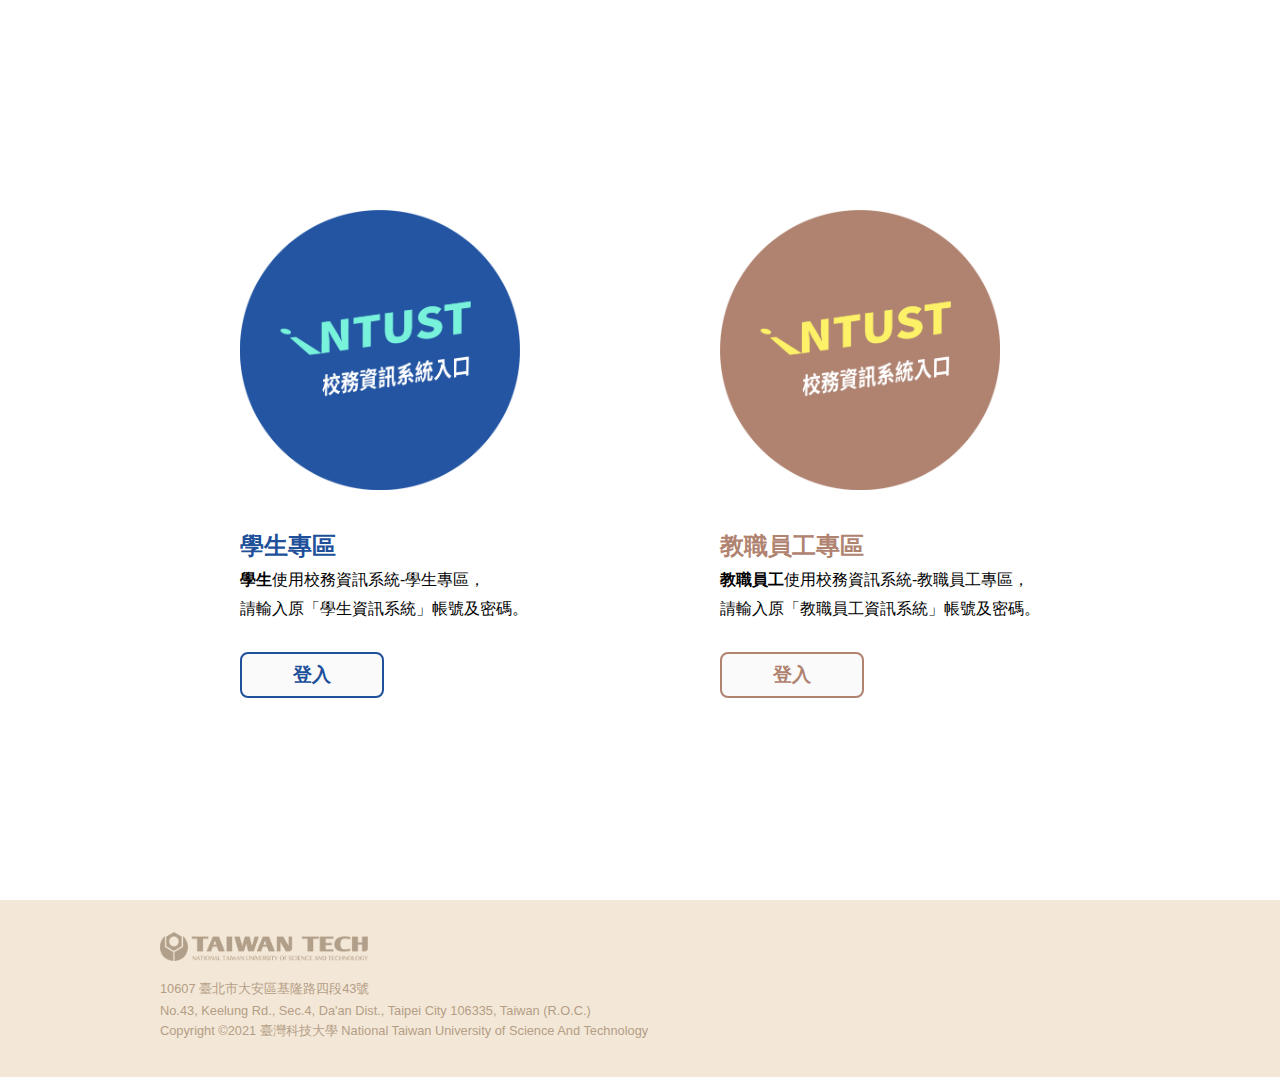
<file: 學校資訊系統-登入口/Index.html>
<!DOCTYPE html>
<html>
    <head>
        <title>學校資訊系統-登入口</title>
        <meta name="viewport" content="width= device-width, initial-scale=1">
        <meta charset="UTF-8">
        <link rel="stylesheet" href="css/style.css">
    </head>
    <body>
        <div class="wrapper">
            <div class="content">
                <div class="box">
                    <div class="image-box box-width">
                        <img class="box-image" src="images/pic-03.png">
                    </div>               
                    <h1 class="box-title box-width student">
                        學生專區
                    </h1>
                    <p class="box-text box-width"><b>學生</b>使用校務資訊系統-學生專區，</p>
                    <p class="box-text box-width">請輸入原「學生資訊系統」帳號及密碼。</p>
                    
                    <div class="box-width button-box">
                        <button class="box-button student">登入</button>
                    </div>               
                </div>
                <div class="box">
                    <div class="image-box box-width">
                        <img class="box-image" src="images/pic-04.png">
                    </div>        
                    <h1 class="box-title box-width staff">
                        教職員工專區
                    </h1>
                    <p class="box-text box-width"><b>教職員工</b>使用校務資訊系統-教職員工專區，</p>
                    <p class="box-text box-width">請輸入原「教職員工資訊系統」帳號及密碼。</p>
                    
                    <div class="box-width button-box">
                        <button class="box-button staff">登入</button>
                    </div>               
                </div>
            </div>
        </div>
        <footer>
            <div class="footer-box">
                <img class="footer-image" src="images/taiwan-tech.png">
                <div class="footer-text">
                    <p>10607 臺北市大安區基隆路四段43號</p>
                    <p>No.43, Keelung Rd., Sec.4, Da'an Dist., Taipei City 106335, Taiwan (R.O.C.)</p>
                    <p>Copyright ©2021 臺灣科技大學 National Taiwan University of Science And Technology</p>
                </div>
            </div>
        </footer>
    </body>
</html>
</file>
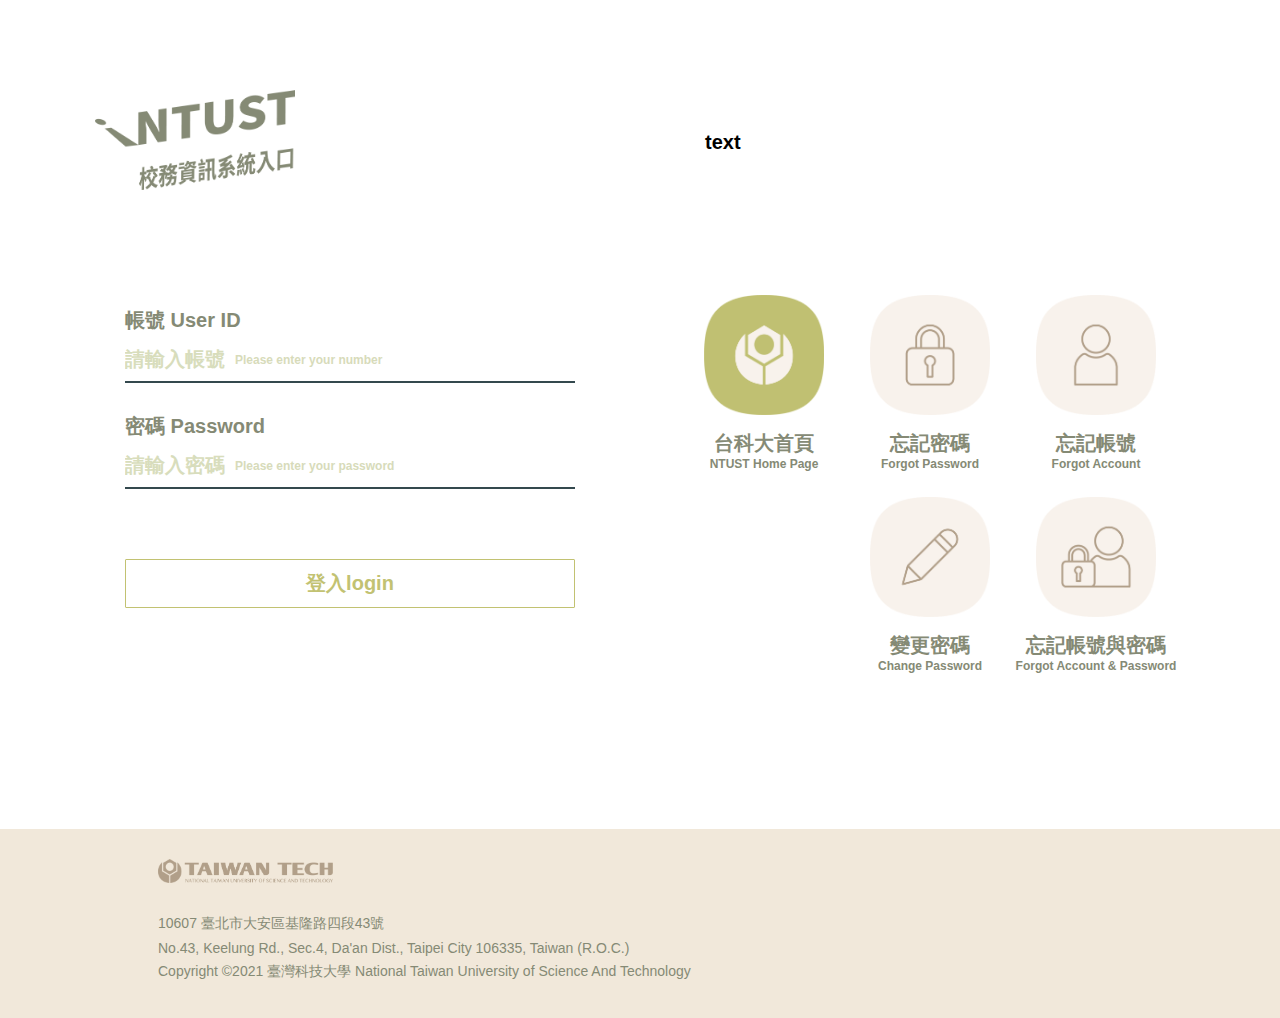
<file: loginPage/loginPage.html>
<!DOCTYPE html>
<html>
    <head>
        <title>登入頁</title>
        <meta charset="UTF-8">
        <meta name="viewport" content="width=device-width, initial-scale=1">
        <link rel="stylesheet" type="text/css" href="css/style.css">
    </head>
    <body>
        <div class="wrapper">
            <header class="header">
                <div class="brand">
                    <img class="logo" src="image/intust.png" alt="台灣科技大學校屋資訊登入口">
                </div>
                <div class="blank">
                    <div>
                        text
                    </div>      
                </div>
            </header>
            
            <div class="boxes">
                <div class="loginbox">
                    <div class="login">
                        <p>帳號 User ID</p>
                        <label>                           
                            <input class="inputbox" placeholder="請輸入帳號">
                            <span class="input-eng-translation left-5word">Please enter your number</span>
                        </label>
                    </div>
                    <div class="login">
                        <p>密碼 Password</p>
                        <label>                       
                            <input type="password" class="inputbox" placeholder="請輸入密碼">
                            <span class="input-eng-translation left-5word">Please enter your password</span>
                        </label>
                    </div>     
                    <button>登入login</button>
                </div>
            
                <div class="buttonbox">
                    <div class="buttongroup">
                        <a class="button">
                            <img class="buttonimage" src="image/ntust.png">
                            <p class="color-C0C072">
                                台科大首頁
                                <span>NTUST Home Page</span>
                            </p>
                        </a>
                        <a class="button">
                            <img class="buttonimage-blank">
                        </a>
                    </div>
                    <div class="buttongroup">
                        <a class="button">
                            <img class="buttonimage" src="image/forgot-password.png">
                            <p>
                                忘記密碼
                                <span>Forgot Password</span>
                            </p>
                        </a>
                        <a class="button">
                            <img class="buttonimage" src="image/change-password.png">
                            <p>
                                變更密碼
                                <span>Change Password</span>
                            </p>
                        </a>
                    </div>
                    <div class="buttongroup">
                        <a class="button">
                            <img class="buttonimage" src="image/forgot-account.png">
                            <p>
                                忘記帳號
                                <span>Forgot Account</span>
                            </p>
                        </a>
                        <a class="button">
                            <img class="buttonimage" src="image/forgot-account_password.png">
                            <p>
                                忘記帳號與密碼
                                <span>Forgot Account & Password</span>
                            </p>
                        </a>
                    </div>                
                </div>
            </div>
        </div>

        <footer class="footer">
            <div class="footer-info">
                <img src="image/taiwan-tech.png">
                <p>10607 臺北市大安區基隆路四段43號</p>
                <p>No.43, Keelung Rd., Sec.4, Da'an Dist., Taipei City 106335, Taiwan (R.O.C.)</p>
                <p>Copyright ©2021 臺灣科技大學 National Taiwan University of Science And Technology</p>
            </div>
        </footer>
        <div class="footer-sm">
            <div class="footer-info-sm">
                <img src="image/taiwan-tech.png">
                <p>Copyright ©2021 臺灣科技大學</p>
            </div>
        </div>

        <script src="js/loginPage.js"></script>
    </body>
</html>
</file>
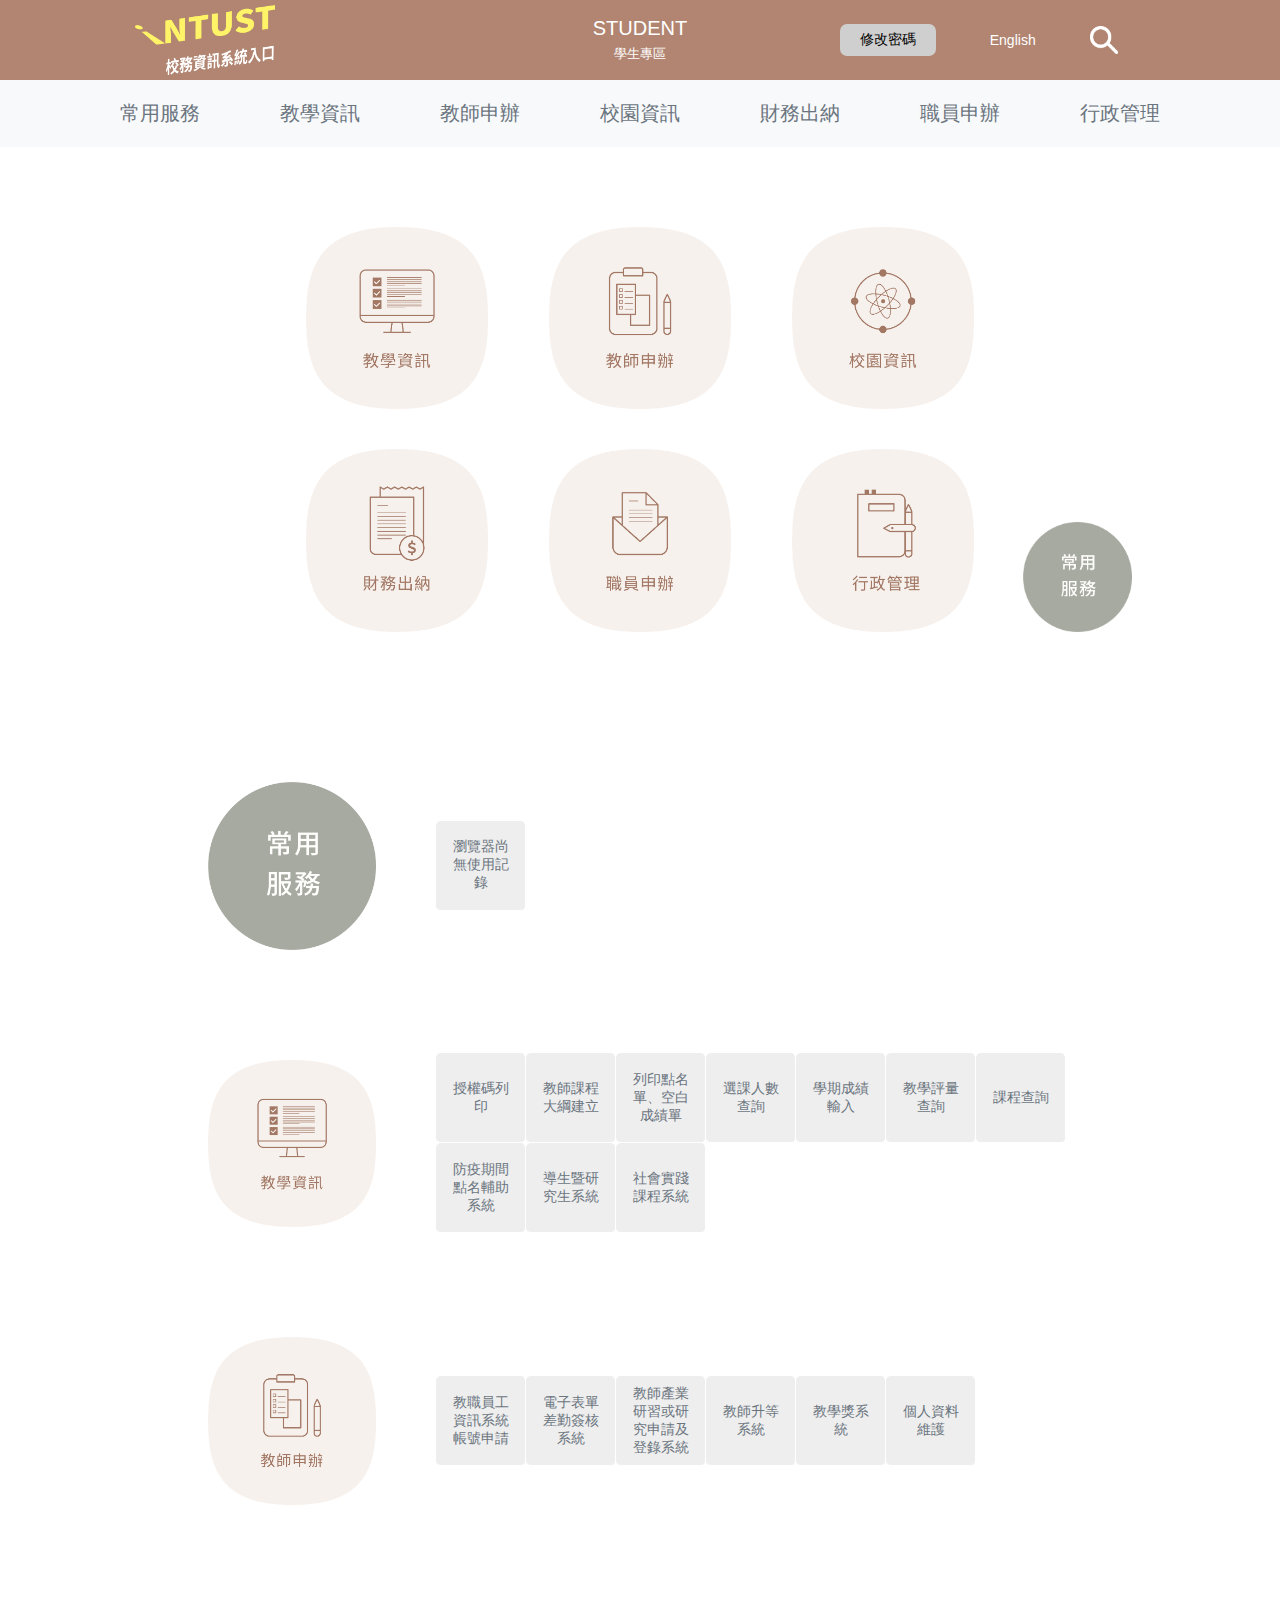
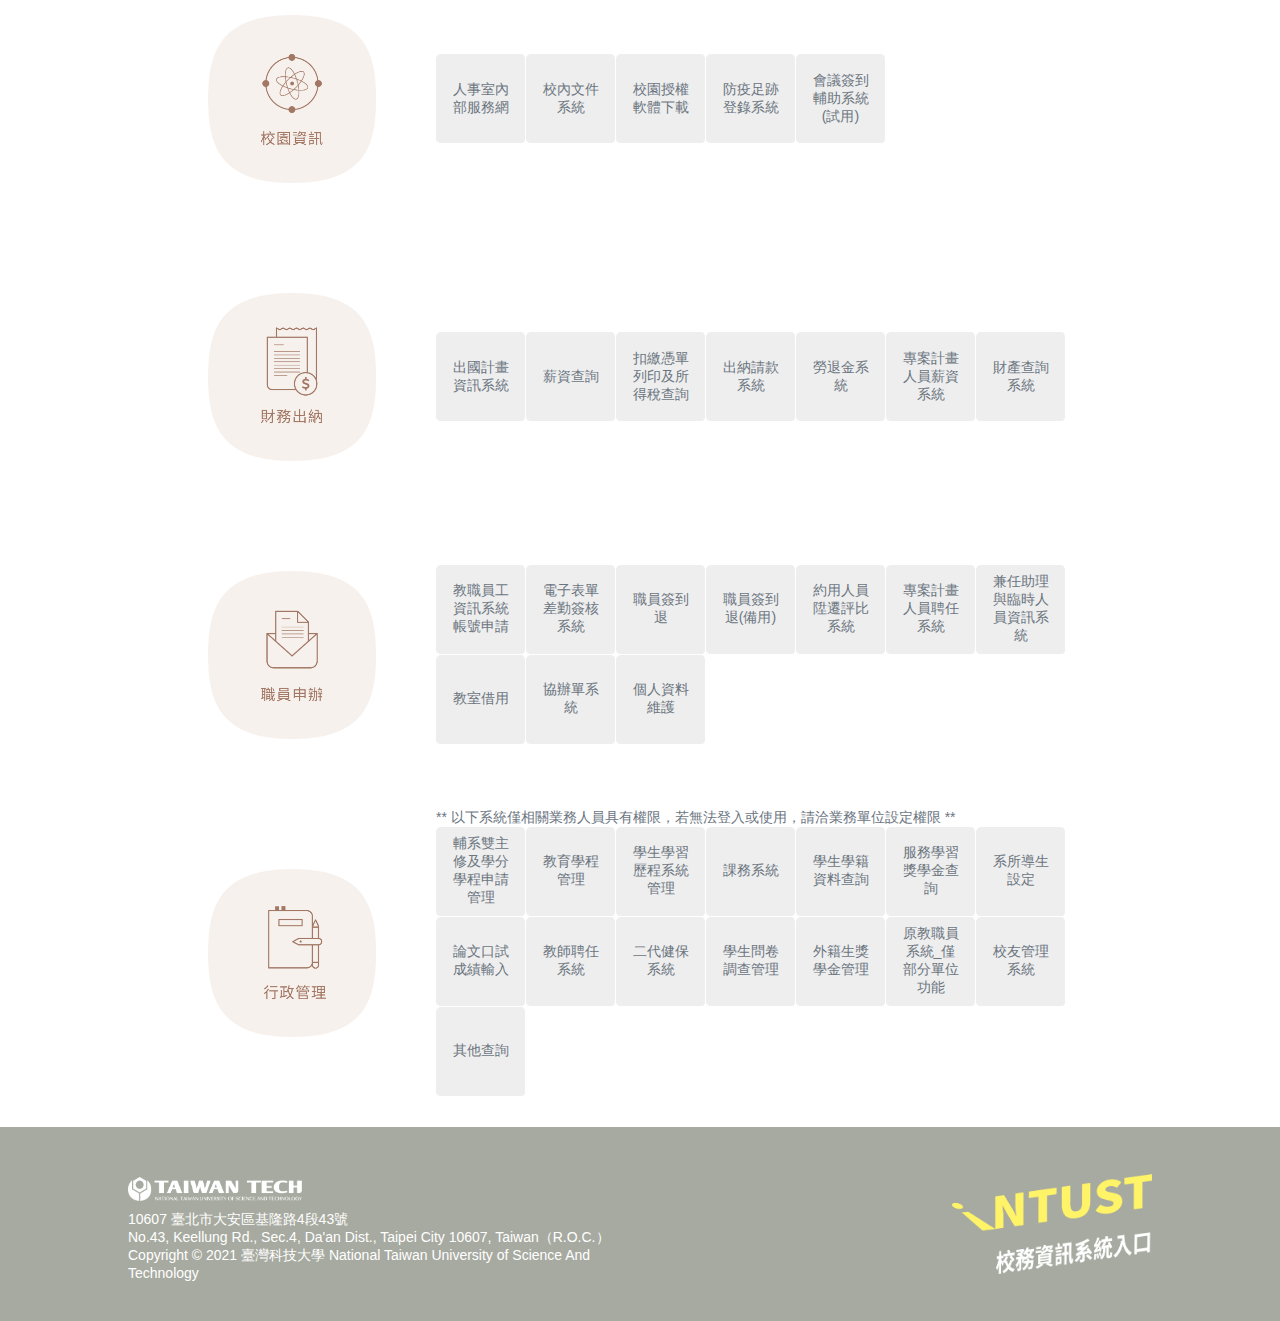
<file: 學生資訊系統 - 黃/student.html>
<!DOCTYPE html>
<html>
    <head>
        <title>學生專區-臺灣科技大學校務資訊系統</title>
        <link rel="icon" type="image/x-icon" href="favicon.ico">
        <meta name="viewport" content="width=device-width, initial-scale=1">
        <meta charset="UTF-8">
        <link rel="stylesheet" type="text/css" href="css/style.css">
    </head>
    <body>
        <header id="header">
            <div class="header-left">
                <a href="#">
                    <img class="brand" src="images/header/ICON-14.png">
                </a>
            </div>
            <a href="#">
                <div class="header-center">
                    <p>STUDENT<br><span>學生專區</span></p>                  
                </div>
            </a>
            <div class="header-right">
                <div>
                    <a class="button" href="#">
                    修改密碼
                    </a>
                </div>
                <div>
                    <a href="#">
                    English
                    </a>
                </div>
                <div class="search">
                    <img class="header-icon hoverable-image" src="images/header/ICON-80.png">
                    <img class="header-icon hovering-image" src="images/header/ICON-81.png">
                    <input placeholder="Search...">
                </div>
            </div>  
        </header>

        <nav id="nav">
            <div class="navbar-item">
                <div class="item-title">
                    常用服務
                </div>
                <ul class="item-list">
                    <li class="item">
                        <a href="#">瀏覽器尚無使用記錄</a>
                    </li>
                </ul>
            </div>
            <div class="navbar-item">
                <div class="item-title">
                    教學資訊
                </div>
                <ul class="item-list">
                    <li class="item">
                        <a href="#">授權碼列印</a>
                    </li>
                    <li class="item">
                        <a href="#">教師課程大綱建立</a>
                    </li>
                    <li class="item">
                        <a href="#">列印點名單、空白成績單</a>
                    </li>
                    <li class="item">
                        <a href="#">選課人數查詢</a>
                    </li>
                    <li class="item">
                        <a href="#">學期成績輸入</a>
                    </li>
                    <li class="item">
                        <a href="#">教學評量查詢</a>
                    </li>
                    <li class="item">
                        <a href="#">課程查詢</a>
                    </li>
                    <li class="item">
                        <a href="#">防疫期間點名輔助系統</a>
                    </li>
                    <li class="item">
                        <a href="#">導生暨研究生系統</a>
                    </li>
                    <li class="item">
                        <a href="#">社會實踐課程系統</a>
                    </li>
                </ul>
            </div>
            <div class="navbar-item">
                <div class="item-title">
                    教師申辦
                </div>
                <ul class="item-list">
                    <li class="item">
                        <a href="#">教職員工資訊系統帳號申請</a>
                    </li>
                    <li class="item">
                        <a href="#">電子表單差勤簽核系統</a>
                    </li>
                    <li class="item">
                        <a href="#">教師產業研習或研究申請及登錄系統</a>
                    </li>
                    <li class="item">
                        <a href="#">教師升等系統</a>
                    </li>
                    <li class="item">
                        <a href="#">教學獎系統</a>
                    </li>
                    <li class="item">
                        <a href="#">個人資料維護</a>
                    </li>
                </ul>
            </div>
            <div class="navbar-item">
                <div class="item-title">
                    校園資訊
                </div>
                <ul class="item-list">
                    <li class="item">
                        <a href="#">人事室內部服務網</a>
                    </li>
                    <li class="item">
                        <a href="#">校內文件系統</a>
                    </li>
                    <li class="item">
                        <a href="#">校園授權軟體下載</a>
                    </li>
                    <li class="item">
                        <a href="#">防疫足跡登錄系統</a>
                    </li>
                    <li class="item">
                        <a href="#">會議簽到輔助系統</a>
                    </li>
                </ul>
            </div>
            <div class="navbar-item">
                <div class="item-title">
                    財務出納
                </div>
                <ul class="item-list">
                    <li class="item">
                        <a href="#">出國計畫資訊系統</a>
                    </li>
                    <li class="item">
                        <a href="#">薪資查詢</a>
                    </li>
                    <li class="item">
                        <a href="#">扣繳憑單列印及所得稅查詢(學習型)</a>
                    </li>
                    <li class="item">
                        <a href="#">出納請款系統</a>
                    </li>
                    <li class="item">
                        <a href="#">勞退金系統</a>
                    </li>
                    <li class="item">
                        <a href="#">出納請款系統</a>
                    </li>
                    <li class="item">
                        <a href="#">專案計畫人員薪資系統</a>
                    </li>
                    <li class="item">
                        <a href="#">財產查詢系統</a>
                    </li>
                </ul>
            </div>
            <div class="navbar-item">
                <div class="item-title">
                    職員申辦
                </div>
                <ul class="item-list">
                    <li class="item">
                        <a href="#">教職員工資訊系統帳號申請</a>
                    </li>
                    <li class="item">
                        <a href="#">電子表單差勤簽核系統</a>
                    </li>
                    <li class="item">
                        <a href="#">職員簽到退</a>
                    </li>
                    <li class="item">
                        <a href="#">職員簽到退(備用)</a>
                    </li>
                    <li class="item">
                        <a href="#">約用人員陞遷評比系統</a>
                    </li>
                    <li class="item">
                        <a href="#">專案計畫人員聘任系統</a>
                    </li>
                    <li class="item">
                        <a href="#">兼任助理與臨時人員資訊系統</a>
                    </li>
                    <li class="item">
                        <a href="#">教室借用</a>
                    </li>
                    <li class="item">
                        <a href="#">協辦單系統</a>
                    </li>
                    <li class="item">
                        <a href="#">個人資料維護</a>
                    </li>
                </ul>
            </div>
            <div class="navbar-item">
                <div class="item-title">
                    行政管理
                </div>
                <ul class="item-list">
                    <li class="item-header">
                        * 以下系統若無法登入或使用，請洽相關業務單位設定權限 *
                    </li>
                    <li class="item">
                        <a href="#">輔系雙主修及學分學程申請管理</a>
                    </li>
                    <li class="item">
                        <a href="#">教育學程管理</a>
                    </li>
                    <li class="item">
                        <a href="#">學生學習歷程系統管理</a>
                    </li>
                    <li class="item">
                        <a href="#">課務系統</a>
                    </li>
                    <li class="item">
                        <a href="#">學生學籍資料查詢</a>
                    </li>
                    <li class="item">
                        <a href="#">服務學習獎學金</a>
                    </li>
                    <li class="item">
                        <a href="#">系所導生設定</a>
                    </li>
                    <li class="item">
                        <a href="#">論文口試成績輸入</a>
                    </li>
                    <li class="item">
                        <a href="#">教師聘任系統</a>
                    </li>
                    <li class="item">
                        <a href="#">二代健保系統</a>
                    </li>
                    <li class="item">
                        <a href="#">學生問卷調查管理</a>
                    </li>
                    <li class="item">
                        <a href="#">外籍生獎學金管理</a>
                    </li>
                    <li class="item">
                        <a href="#">原教職員系統_僅部分單位功能</a>
                    </li>
                    <li class="item">
                        <a href="#">校友管理系統</a>
                    </li>
                    <li class="item">
                        <a href="#">其他查詢</a>
                    </li>
                </ul>
            </div>
        </nav>

        <div class="big-index">
            <div class="big-index-buttons">
                <div class="big-index-button">
                    <img class="hoverable-image" src="images/faculty-navicon/1-08.png">
                    <img class="hovering-image" src="images/faculty-navicon/1-02.png">
                    <img class="mobile-hoverable-image" src="images/faculty-navicon/1-32.png">
                    <img class="mobile-hovering-image" src="images/faculty-navicon/1-26.png">
                </div>
                <div class="big-index-button">
                    <img class="hoverable-image" src="images/faculty-navicon/1-09.png">
                    <img class="hovering-image" src="images/faculty-navicon/1-03.png">
                    <img class="mobile-hoverable-image" src="images/faculty-navicon/1-33.png">
                    <img class="mobile-hovering-image" src="images/faculty-navicon/1-27.png">
                </div>
                <div class="big-index-button">
                    <img class="hoverable-image" src="images/faculty-navicon/1-13.png">
                    <img class="hovering-image" src="images/faculty-navicon/1-07.png">
                    <img class="mobile-hoverable-image" src="images/faculty-navicon/1-37.png">
                    <img class="mobile-hovering-image" src="images/faculty-navicon/1-31.png">
                </div>
            </div>
            <div class="big-index-buttons">             
                <div class="big-index-button">
                    <img class="hoverable-image" src="images/faculty-navicon/1-11.png">
                    <img class="hovering-image" src="images/faculty-navicon/1-05.png">
                    <img class="mobile-hoverable-image" src="images/faculty-navicon/1-35.png">
                    <img class="mobile-hovering-image" src="images/faculty-navicon/1-29.png">
                </div>
                <div class="big-index-button">
                    <img class="hoverable-image" src="images/faculty-navicon/1-10.png">
                    <img class="hovering-image" src="images/faculty-navicon/1-04.png">
                    <img class="mobile-hoverable-image" src="images/faculty-navicon/1-34.png">
                    <img class="mobile-hovering-image" src="images/faculty-navicon/1-28.png">
                </div>
                <div class="big-index-button">
                    <img class="hoverable-image" src="images/faculty-navicon/1-12.png">
                    <img class="hovering-image" src="images/faculty-navicon/1-06.png">
                    <img class="mobile-hoverable-image" src="images/faculty-navicon/1-36.png">
                    <img class="mobile-hovering-image" src="images/faculty-navicon/1-30.png">
                </div>
                <div class="big-index-button commonly-used-service ">
                    <img class="hoverable-image" src="images/faculty-navicon/1-45.png">
                    <img class="hovering-image" src="images/faculty-navicon/1-46.png">
                </div>
            </div>
        </div>

        <div class="services">
            <div class="service">
                <div class="service-image">
                    <img src="images/faculty-navicon/1-45.png" alt="常用服務">
                </div>
                <div class="service-box">
                    <a href="#" class="service-card">
                        <span>
                            瀏覽器尚無使用記錄
                        </span>                      
                    </a>
                </div>
            </div>
            <div class="service">
                <div class="service-image">
                    <img src="images/faculty-navicon/1-08.png" alt="教學資訊">
                </div>
                <div class="service-box">
                    <a href="#" class="service-card">
                        <span>
                            授權碼列印
                        </span>                      
                    </a>
                    <a href="#" class="service-card">
                        <span>
                            教師課程大綱建立
                        </span>                      
                    </a>
                    <a href="#" class="service-card">
                        <span>
                            列印點名單、空白成績單
                        </span>                    
                    </a>
                    <a href="#" class="service-card">
                        <span>
                            選課人數查詢
                        </span>
                    </a>
                    <a href="#" class="service-card">
                        <span>
                            學期成績輸入
                        </span>                       
                    </a>
                    <a href="#" class="service-card">
                        <span>
                            教學評量查詢
                        </span>                      
                    </a>
                    <a href="#" class="service-card">
                        <span>
                            課程查詢
                        </span>                  
                    </a>
                    <a href="#" class="service-card">
                        <span>
                            防疫期間點名輔助系統
                        </span>                  
                    </a>
                    <a href="#" class="service-card">
                        <span>
                            導生暨研究生系統
                        </span>                  
                    </a>
                    <a href="#" class="service-card">
                        <span>
                            社會實踐課程系統
                        </span>                  
                    </a>
                </div>
            </div>
            <div class="service">
                <div class="service-image">
                    <img src="images/faculty-navicon/1-09.png" alt="教師申辦">
                </div>
                <div class="service-box">
                    <a href="#" class="service-card">
                        <span>
                            教職員工資訊系統帳號申請
                        </span>                      
                    </a>
                    <a href="#" class="service-card">
                        <span>
                            電子表單差勤簽核系統
                        </span>                      
                    </a>
                    <a href="#" class="service-card">
                        <span>
                            教師產業研習或研究申請及登錄系統
                        </span>                    
                    </a>
                    <a href="#" class="service-card">
                        <span>
                            教師升等系統
                        </span>
                    </a>
                    <a href="#" class="service-card">
                        <span>
                            教學獎系統
                        </span>                       
                    </a>
                    <a href="#" class="service-card">
                        <span>
                            個人資料維護
                        </span>                      
                    </a>
                </div>
            </div>
            <div class="service">
                <div class="service-image">
                    <img src="images/faculty-navicon/1-13.png" alt="校園資訊">
                </div>
                <div class="service-box">
                    <a href="#" class="service-card">
                        <span>
                            人事室內部服務網
                        </span>                      
                    </a>
                    <a href="#" class="service-card">
                        <span>
                            校內文件系統
                        </span>                      
                    </a>
                    <a href="#" class="service-card">
                        <span>
                            校園授權軟體下載
                        </span>                    
                    </a>
                    <a href="#" class="service-card">
                        <span>
                            防疫足跡登錄系統
                        </span>                    
                    </a>
                    <a href="#" class="service-card">
                        <span>
                            會議簽到輔助系統(試用)
                        </span>                    
                    </a>
                </div>
            </div>
            <div class="service">
                <div class="service-image">
                    <img src="images/faculty-navicon/1-11.png" alt="財務出納">
                </div>
                <div class="service-box">
                    <a href="#" class="service-card">
                        <span>
                            出國計畫資訊系統
                        </span>                      
                    </a>
                    <a href="#" class="service-card">
                        <span>
                            薪資查詢
                        </span>                      
                    </a>
                    <a href="#" class="service-card">
                        <span>
                            扣繳憑單列印及所得稅查詢
                        </span>                    
                    </a>
                    <a href="#" class="service-card">
                        <span>
                            出納請款系統
                        </span>                    
                    </a>
                    <a href="#" class="service-card">
                        <span>
                            勞退金系統
                        </span>                    
                    </a>
                    <a href="#" class="service-card">
                        <span>
                            專案計畫人員薪資系統
                        </span>                    
                    </a>
                    <a href="#" class="service-card">
                        <span>
                            財產查詢系統
                        </span>                    
                    </a>
                </div>
            </div>
            <div class="service">
                <div class="service-image">
                    <img src="images/faculty-navicon/1-10.png" alt="職員申辦">
                </div>
                <div class="service-box">
                    <a href="#" class="service-card">
                        <span>
                            教職員工資訊系統帳號申請
                        </span>                    
                    </a>
                    <a href="#" class="service-card">
                        <span>
                            電子表單差勤簽核系統
                        </span>                    
                    </a>
                    <a href="#" class="service-card">
                        <span>
                            職員簽到退
                        </span>                    
                    </a>
                    <a href="#" class="service-card">
                        <span>
                            職員簽到退(備用)
                        </span>                    
                    </a>
                    <a href="#" class="service-card">
                        <span>
                            約用人員陞遷評比系統
                        </span>                    
                    </a>
                    <a href="#" class="service-card">
                        <span>
                            專案計畫人員聘任系統
                        </span>                    
                    </a>
                    <a href="#" class="service-card">
                        <span>
                            兼任助理與臨時人員資訊系統
                        </span>                    
                    </a>
                    <a href="#" class="service-card">
                        <span>
                            教室借用
                        </span>                    
                    </a>
                    <a href="#" class="service-card">
                        <span>
                            協辦單系統
                        </span>                    
                    </a>
                    <a href="#" class="service-card">
                        <span>
                            個人資料維護
                        </span>                    
                    </a>       
                </div>
            </div>
            <div class="service">
                <div class="service-image">
                    <img src="images/faculty-navicon/1-12.png" alt="行政管理">
                </div>
                <div class="service-box">
                    <div class="service-title">** 以下系統僅相關業務人員具有權限，若無法登入或使用，請洽業務單位設定權限 **</div>
                    <a href="#" class="service-card">
                        <span>
                            輔系雙主修及學分學程申請管理
                        </span>                    
                    </a>
                    <a href="#" class="service-card">
                        <span>
                            教育學程管理
                        </span>                    
                    </a>
                    <a href="#" class="service-card">
                        <span>
                            學生學習歷程系統管理
                        </span>                    
                    </a>
                    <a href="#" class="service-card">
                        <span>
                            課務系統
                        </span>                    
                    </a>
                    <a href="#" class="service-card">
                        <span>
                            學生學籍資料查詢
                        </span>                    
                    </a>
                    <a href="#" class="service-card">
                        <span>
                            服務學習獎學金查詢
                        </span>                    
                    </a>
                    <a href="#" class="service-card">
                        <span>
                            系所導生設定
                        </span>                    
                    </a>
                    <a href="#" class="service-card">
                        <span>
                            論文口試成績輸入
                        </span>                    
                    </a>
                    <a href="#" class="service-card">
                        <span>
                            教師聘任系統
                        </span>                    
                    </a>
                    <a href="#" class="service-card">
                        <span>
                            二代健保系統
                        </span>                    
                    </a>
                    <a href="#" class="service-card">
                        <span>
                            學生問卷調查管理
                        </span>                    
                    </a>
                    <a href="#" class="service-card">
                        <span>
                            外籍生獎學金管理
                        </span>                    
                    </a>
                    <a href="#" class="service-card">
                        <span>
                            原教職員系統_僅部分單位功能
                        </span>                    
                    </a>
                    <a href="#" class="service-card">
                        <span>
                            校友管理系統
                        </span>                    
                    </a>
                    <a href="#" class="service-card">
                        <span>
                            其他查詢
                        </span>                    
                    </a>
                    
                </div>
            </div>
        </div>
        
        <div class="side-buttons">
            <div class="side-button">
                <img class="hoverable-image" src="images/faculty-main/1-14.png">
                <img class="hovering-image" src="images/faculty-main/1-20.png">
            </div>
            <div class="side-button">
                <img class="hoverable-image" src="images/faculty-main/1-15.png">
                <img class="hovering-image" src="images/faculty-main/1-21.png">
            </div>
            <div class="side-button">
                <img class="hoverable-image" src="images/faculty-main/1-19.png">
                <img class="hovering-image" src="images/faculty-main/1-25.png">
            </div>
            <div class="side-button">
                <img class="hoverable-image" src="images/faculty-main/1-17.png">
                <img class="hovering-image" src="images/faculty-main/1-23.png">
            </div>
            <div class="side-button">
                <img class="hoverable-image" src="images/faculty-main/1-16.png">
                <img class="hovering-image" src="images/faculty-main/1-22.png">
            </div>
            <div class="side-button">
                <img class="hoverable-image" src="images/faculty-main/1-18.png">
                <img class="hovering-image" src="images/faculty-main/1-24.png">
            </div>
            <div id="go-top" class="go-top">
                <img class="hoverable-image" src="images/main/ICON-23.png">
                <img class="hovering-image" src="images/main/1-51.png">
            </div>
        </div>

        <footer id="footer">
            <div class="footer">
                <div class="footer-left">
                    <img src="images/footer/ICON-28.png">
                    <span>
                        10607 臺北市大安區基隆路4段43號
                    </span>
                    <span>
                        No.43, Keellung Rd., Sec.4, Da'an Dist., Taipei City 10607, Taiwan（R.O.C.）
                    </span>
                    <span>
                        Copyright © 2021 臺灣科技大學 National Taiwan University of Science And Technology
                    </span>
                </div>
                <div class="footer-right">
                    <img src="images/footer/ICON-14.png">
                    <span>Copyright © 2021 臺灣科技大學</span>
                </div>
            </div>
        </footer>

        <script src="js/student.js"></script>
    </body>
</html>
</file>
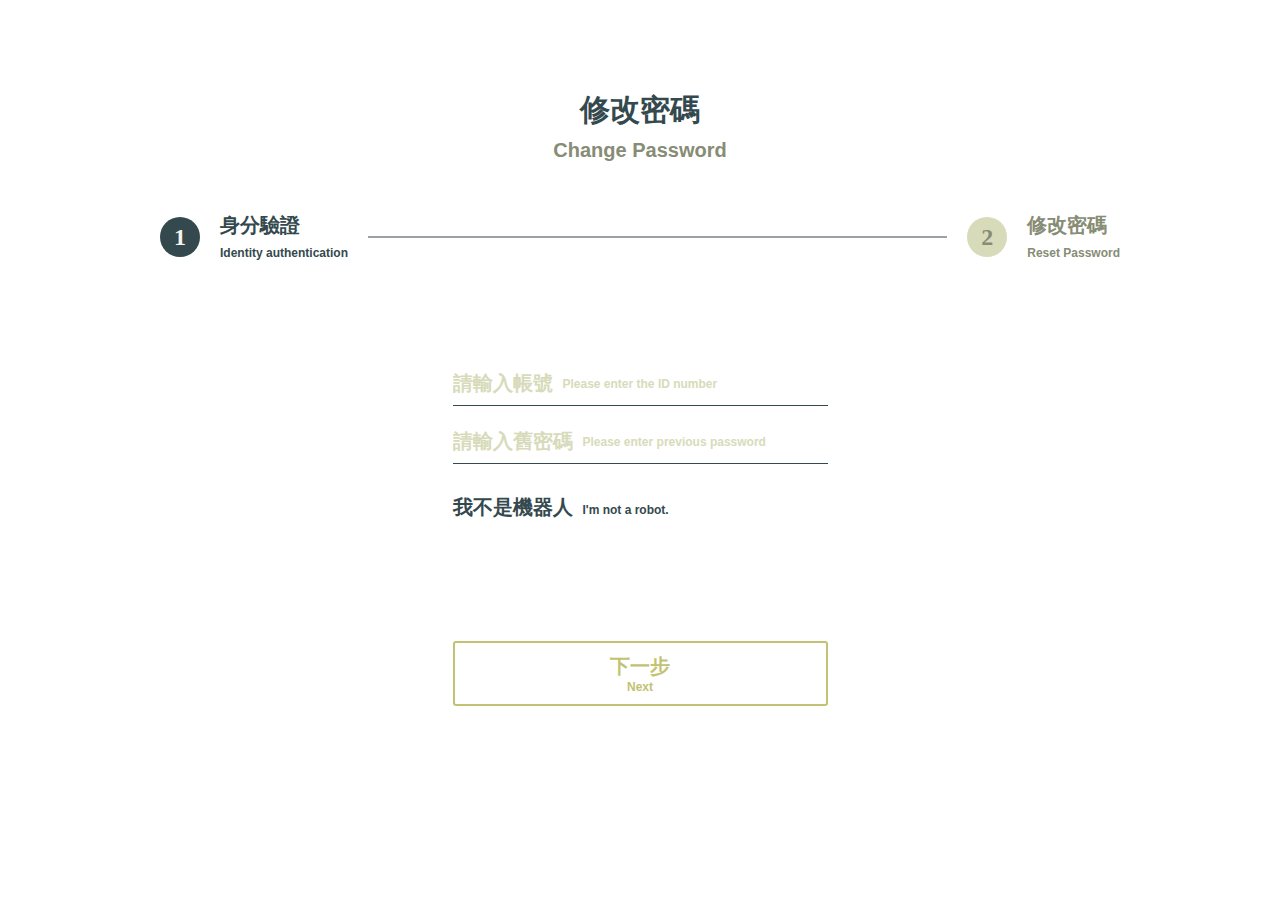
<file: 忘記密碼與帳號/changePassword.html>
<!DOCTYPE html>
<html>
<head>
    <title>changePassword</title>
    <meta name="viewport" content="width=device-width, initial-scale=1">
    <link rel="stylesheet" type="text/css" href="css/style.css">
</head>
<body>
    <div class="wrapper">
        <div class="brand">
            <h1 class=>修改密碼</h1>
            <p>Change Password</p>
        </div>
        <div class="procedure">
            <div class="step step-active">
                <div class="step-order">
                    <p>1</p>
                </div>
                <div class="step-content">
                    <p>身分驗證</p>
                    <span class="text-small">Identity authentication</span>
                </div>
            </div>
            <div class="step">
                <div class="step-order">
                    <p>2</p>
                </div>
                <div class="step-content">
                    <p>修改密碼</p>
                    <span class="text-small">Reset Password</span>
                </div>
            </div>
            
        </div>
        <div name="content1" class="content mt-5rem content-active">
            <div class="inputform">
                <label class="inputlabel">
                    <input class="inputbox" type="text" placeholder="請輸入帳號" value="">
                    <span class="input-eng-translation left-5word">Please enter the ID number</span>
                </label>
                <label class="inputlabel my-0point7rem">
                    <input class="inputbox" type="text" placeholder="請輸入舊密碼" value="">
                    <span class="input-eng-translation left-6word">Please enter previous password</span>
                </label>
                <p class="my-1point5rem">我不是機器人<span class="text-small ml-0point5rem">I'm not a robot.</span></p>
                <button class="step-button">
                    <p>下一步</p>
                    <p class="text-small">Next</p>
                </button>
            </div>
        </div>
        <div name="content2" class="content mt-5rem ">
            <div class="inputform">
                <label class="inputlabel">
                    <input class="inputbox" type="text" placeholder="請輸入新密碼" value="">
                    <span class="input-eng-translation left-6word">Please enter new password</span>
                </label>
                <label class="inputlabel my-0point7rem">
                    <input class="inputbox" type="text" placeholder="請輸入驗證確認新密碼" value="">
                    <span class="input-eng-translation left-10word">Confirm new password</span>
                </label>
                <div class="infobox my-0point7rem">
                    <ul class="infolist">
                        <li class="info">密碼不得少於8碼密碼，不得與上次密碼相同，至少必須包含英文大寫字母、小寫字母、數字、特殊符號（不含'<'底線）；</li>
                        <li class="info">The new password must contains at least eight characters long and it's significantly different from previous passwords. The password also needs to contain uppercase letters, lowercase letters, number, and symbols. (Not include '<' and underline)</li>
                    </ul>
                </div>                     
                <button class="step-button">
                    <p>修改</p>
                    <p class="text-small">Confirm／Modify／Save changes</p>
                </button>
            </div>
        </div>
        
    </div>
    
    <script src="js/index.js"></script>
</body>
</html>
</file>
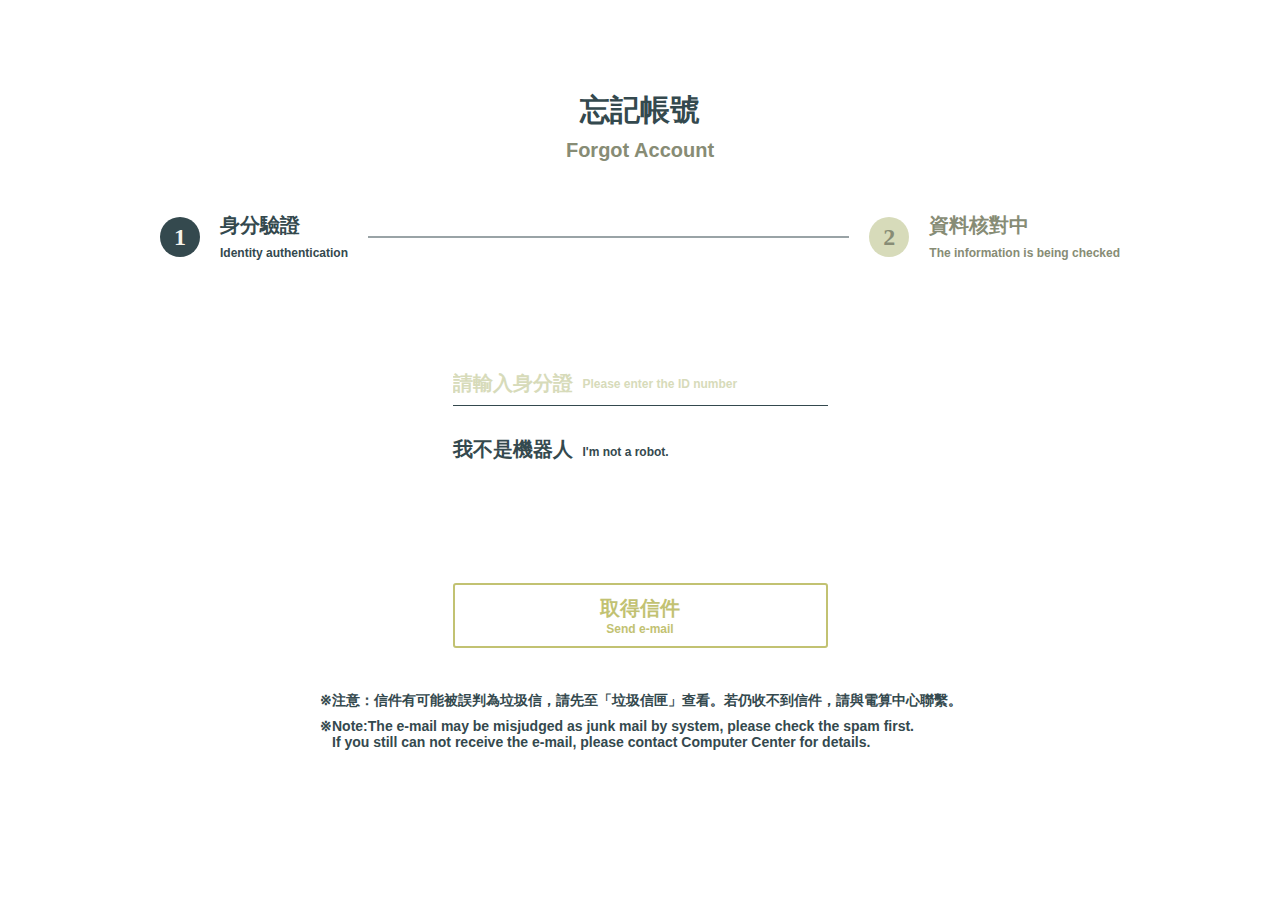
<file: 忘記密碼與帳號/forgotAccount.html>
<!DOCTYPE html>
<html>
<head>
    <title>forgotAccount</title>
    <meta name="viewport" content="width=device-width, initial-scale=1">
    <link rel="stylesheet" type="text/css" href="css/style.css">
</head>
<body>
    <div class="wrapper">
        <div class="brand">
            <h1 class=>忘記帳號</h1>
            <p>Forgot Account</p>
        </div>
        <div class="procedure">
            <div class="step step-active">
                <div class="step-order">
                    <p>1</p>
                </div>
                <div class="step-content">
                    <p>身分驗證</p>
                    <span class="text-small">Identity authentication</span>
                </div>
            </div>
            <div class="step">
                <div class="step-order">
                    <p>2</p>
                </div>
                <div class="step-content">
                    <p>資料核對中</p>
                    <span class="text-small">The information is being checked</span>
                </div>
            </div>
            
        </div>
        <div name="content1" class="content mt-5rem content-active">
            <div class="inputform">
                <label class="inputlabel">
                    <input class="inputbox" type="text" placeholder="請輸入身分證" value="">
                    <span class="input-eng-translation left-6word">Please enter the ID number</span>
                </label>
                <p class="my-1point5rem">我不是機器人<span class="text-small ml-0point5rem">I'm not a robot.</span></p>
                <button class="step-button">
                    <p>取得信件</p>
                    <p class="text-small">Send e-mail</p>
                </button>
            </div>
            <div class="infobox">
                <ul class="infolist">
                    <li class="info"> 注意：信件有可能被誤判為垃圾信，請先至「垃圾信匣」查看。若仍收不到信件，請與電算中心聯繫。</li>
                    <li class="info"> Note:The e-mail may be misjudged as junk mail by system, please check the spam first.<br>If you still can not receive the e-mail, please contact Computer Center for details.</li>
                </ul>
            </div>
        </div>
        <div name="content2" class="content mt-5rem ">
            <div class="sm-w-80 margin-auto">
                <div class="text-center my-1point5rem">
                    <p class="text-center text-large ">資料核對中</p>
                    <span class="text-small text-center  ">The information is being checked</span>
                </div>
                <div class="text-center color-878C75 my-1point5rem">
                    <p class="text-center ">若48小時後仍未收到信件，請確認您聯絡電算中心</p>
                    <span class="text-small text-center ">If you still can not receive the e-mail, please contact the Computer Center</span>
                </div>
            </div>          
            <button class="step-button">
                <p>回登入</p>
                <p class="text-small">Back to the login page</p>
            </button>
            <div class="infobox">
                <ul class="infolist">
                    <li class="info"> 注意：信件有可能被誤判為垃圾信，請先至「垃圾信匣」查看。若仍收不到信件，請與電算中心聯繫。</li>
                    <li class="info"> Note:The e-mail may be misjudged as junk mail by system, please check the spam first.<br>If you still can not receive the e-mail, please contact Computer Center for details.</li>
                </ul>
            </div>
        </div>
        
    </div>
    
    <script src="js/index.js"></script>
</body>
</html>
</file>
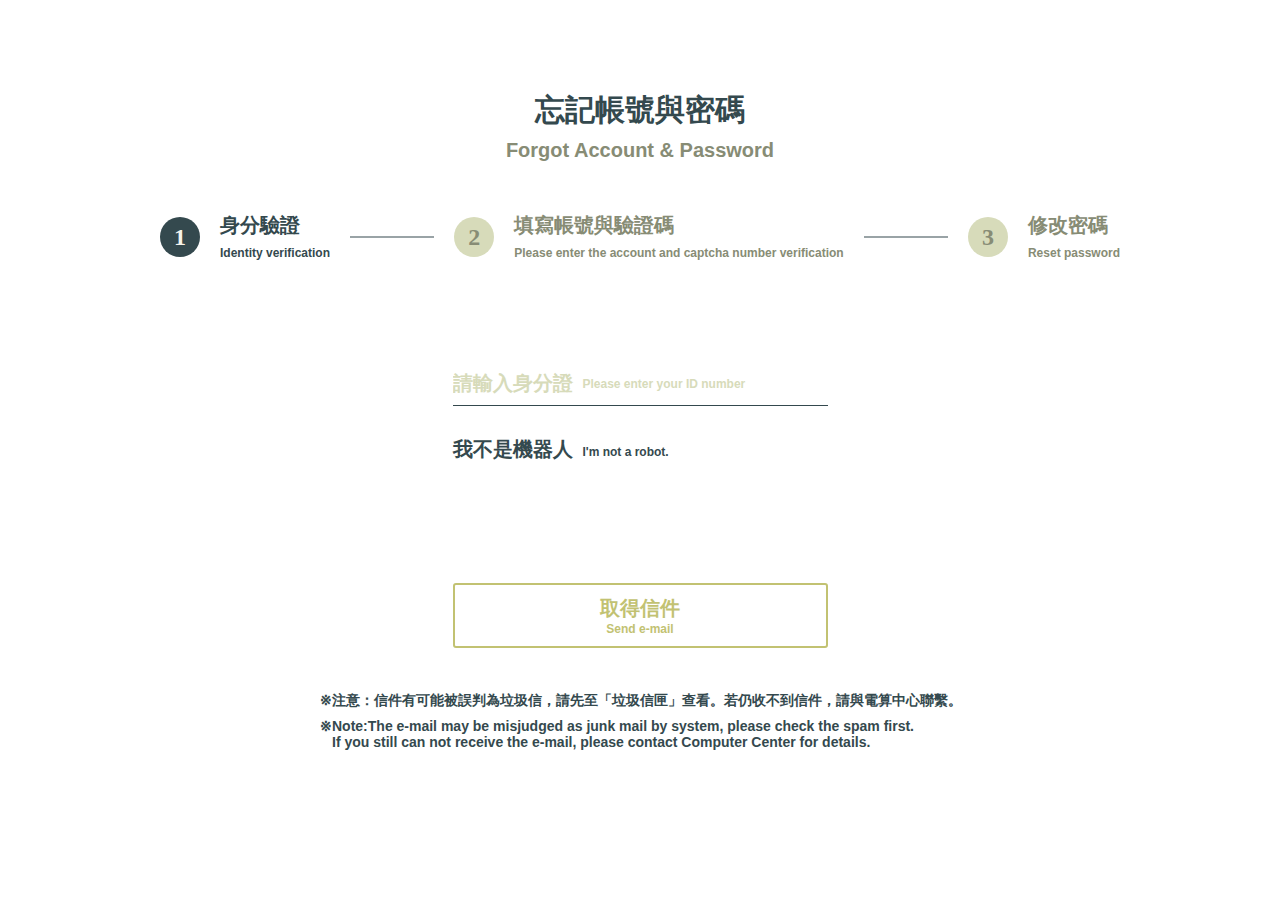
<file: 忘記密碼與帳號/forgotBoth.html>
<!DOCTYPE html>
<html>
<head>
    <title>forgot Account & Password</title>
    <meta name="viewport" content="width=device-width, initial-scale=1">
    <link rel="stylesheet" type="text/css" href="css/style.css">
</head>
<body>
    <div class="wrapper">
        <div class="brand">
            <h1 class=>忘記帳號與密碼</h1>
            <p>Forgot Account & Password</p>
        </div>
        <div class="procedure">
            <div class="step step-active">
                <div class="step-order">
                    <p>1</p>
                </div>
                <div class="step-content">
                    <p>身分驗證</p>
                    <span class="text-small">Identity verification</span>
                </div>
            </div>
            <div class="step">
                <div class="step-order">
                    <p>2</p>
                </div>
                <div class="step-content">
                    <p>填寫帳號與驗證碼</p>
                    <span class="text-small">Please enter the account and captcha number verification</span>
                </div>
            </div>
            <div class="step">
                <div class="step-order">
                    <p>3</p>
                </div>
                <div class="step-content">
                    <p>修改密碼</p>
                    <span class="text-small">Reset password</span>
                </div>
            </div>
        </div>
        <div name="content1" class="content mt-5rem content-active">
            <div class="inputform">
                <label class="inputlabel">
                    <input class="inputbox" type="text" placeholder="請輸入身分證" value="">
                    <span class="input-eng-translation left-6word">Please enter your ID number</span>
                </label>
                <p class="my-1point5rem">我不是機器人<span class="text-small ml-0point5rem">I'm not a robot.</span></p>
                <button class="step-button">
                    <p>取得信件</p>
                    <p class="text-small">Send e-mail</p>
                </button>
            </div>
            <div class="infobox">
                <ul class="infolist">
                    <li class="info"> 注意：信件有可能被誤判為垃圾信，請先至「垃圾信匣」查看。若仍收不到信件，請與電算中心聯繫。</li>
                    <li class="info"> Note:The e-mail may be misjudged as junk mail by system, please check the spam first.<br>If you still can not receive the e-mail, please contact Computer Center for details.</li>
                </ul>
            </div>
        </div>
        <div name="content2" class="content mt-5rem ">
            <div class="inputform">
                <label class="inputlabel">
                    <input class="inputbox" type="text" placeholder="請輸入帳號" value="">
                    <span class="input-eng-translation left-5word">Please enter the ID number</span>
                </label>
                <label class="inputlabel my-0point7rem">
                    <input class="inputbox" type="text" placeholder="請輸入驗證碼" value="">
                    <span class="input-eng-translation left-6word">Please enter the verification code</span>
                </label>
                <div class="infobox my-0point7rem">
                    <ul class="infolist">
                        <li class="info">請至信箱確認驗證碼</li>
                        <li class="info">Please check the xxx e-mail address to retrieve the informations</li>
                    </ul>
                </div>                
                <button class="step-button">
                    <p>下一步</p>
                    <p class="text-small">Next</p>
                </button>
            </div>
        </div>
        <div name="content3" class="content mt-5rem ">
            <div class="inputform">
                <label class="inputlabel">
                    <input class="inputbox" type="text" placeholder="請輸入新密碼" value="">
                    <span class="input-eng-translation left-6word">Please enter new password</span>
                </label>
                <label class="inputlabel my-0point7rem">
                    <input class="inputbox" type="text" placeholder="請輸入驗證確認新密碼" value="">
                    <span class="input-eng-translation left-10word">Confirm new password</span>
                </label>
                <div class="infobox my-0point7rem">
                    <ul class="infolist">
                        <li class="info">密碼不得少於8碼密碼，不得與上次密碼相同，至少必須包含英文大寫字母、小寫字母、數字、特殊符號（不含'<'底線）；</li>
                        <li class="info">The new password must contains at least eight characters long and it's significantly different from previous passwords. The password also needs to contain uppercase letters, lowercase letters, number, and symbols. (Not include '<' and underline)</li>
                    </ul>
                </div>                     
                <button class="step-button">
                    <p>修改</p>
                    <p class="text-small">Confirm／Modify／Save changes</p>
                </button>
            </div>
        </div>
    </div>
    
    <script src="js/index.js"></script>
</body>
</html>
</file>
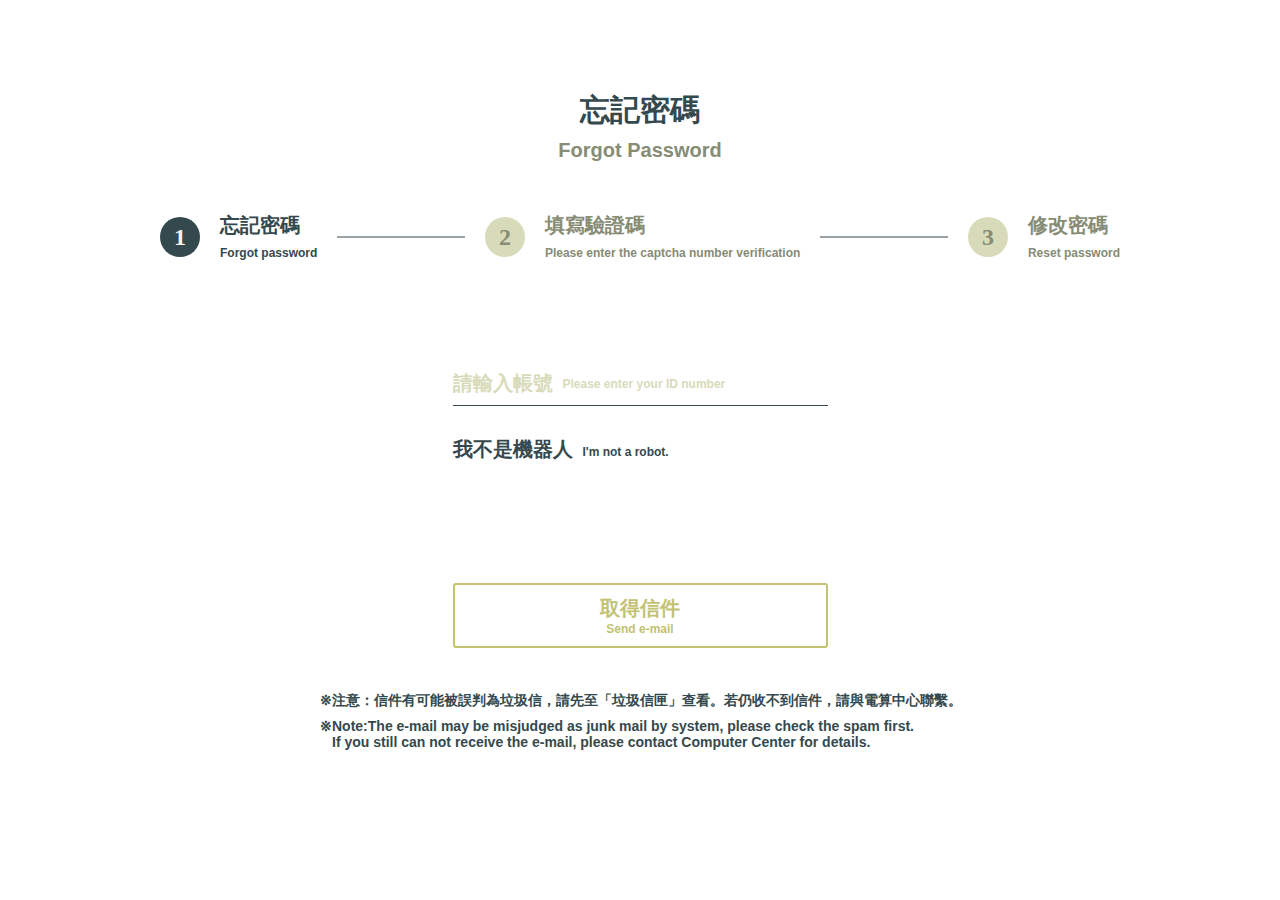
<file: 忘記密碼與帳號/forgotPassword.html>
<!DOCTYPE html>
<html>
<head>
    <title>forgotPassword</title>
    <meta name="viewport" content="width=device-width, initial-scale=1">
    <link rel="stylesheet" type="text/css" href="css/style.css">
</head>
<body>
    <div class="wrapper">
        <div class="brand">
            <h1 class=>忘記密碼</h1>
            <p>Forgot Password</p>
        </div>
        <div class="procedure">
            <div class="step step-active">
                <div class="step-order">
                    <p>1</p>
                </div>
                <div class="step-content">
                    <p>忘記密碼</p>
                    <span class="text-small">Forgot password</span>
                </div>
            </div>
            <div class="step">
                <div class="step-order">
                    <p>2</p>
                </div>
                <div class="step-content">
                    <p>填寫驗證碼</p>
                    <span class="text-small">Please enter the captcha number verification</span>
                </div>
            </div>
            <div class="step">
                <div class="step-order">
                    <p>3</p>
                </div>
                <div class="step-content">
                    <p>修改密碼</p>
                    <span class="text-small">Reset password</span>
                </div>
            </div>
        </div>
        <div name="content1" class="content mt-5rem content-active">
            <div class="inputform">
                <label class="inputlabel">
                    <input class="inputbox" type="text" placeholder="請輸入帳號" value="">
                    <span class="input-eng-translation left-5word">Please enter your ID number</span>
                </label>
                <p class="my-1point5rem">我不是機器人<span class="text-small ml-0point5rem">I'm not a robot.</span></p>
                <button class="step-button">
                    <p>取得信件</p>
                    <p class="text-small">Send e-mail</p>
                </button>
            </div>
            <div class="infobox">
                <ul class="infolist">
                    <li class="info"> 注意：信件有可能被誤判為垃圾信，請先至「垃圾信匣」查看。若仍收不到信件，請與電算中心聯繫。</li>
                    <li class="info"> Note:The e-mail may be misjudged as junk mail by system, please check the spam first.<br>If you still can not receive the e-mail, please contact Computer Center for details.</li>
                </ul>
            </div>
        </div>
        <div name="content2" class="content mt-5rem ">
            <div class="inputform">
                <label class="inputlabel">
                    <input class="inputbox" type="text" placeholder="請輸入驗證碼" value="">
                    <span class="input-eng-translation left-6word">Please enter the verification code</span>
                </label>  
                <div class="infobox my-0point7rem">
                    <ul class="infolist">
                        <li class="info">請至信箱確認驗證碼</li>
                        <li class="info">Please check the xxx e-mail address to retrieve the informations</li>
                    </ul>
                </div>                
                <button class="step-button">
                    <p>下一步</p>
                    <p class="text-small">Next</p>
                </button>
            </div>
        </div>
        <div name="content3" class="content mt-5rem ">
            <div class="inputform">
                <label class="inputlabel">
                    <input class="inputbox" type="text" placeholder="請輸入新密碼" value="">
                    <span class="input-eng-translation left-6word">Please enter new password</span>
                </label>
                <label class="inputlabel my-0point7rem">
                    <input class="inputbox" type="text" placeholder="請輸入驗證確認新密碼" value="">
                    <span class="input-eng-translation left-10word">Confirm new password</span>
                </label>
                <div class="infobox my-0point7rem">
                    <ul class="infolist">
                        <li class="info">密碼不得少於8碼密碼，不得與上次密碼相同，至少必須包含英文大寫字母、小寫字母、數字、特殊符號（不含'<'底線）；</li>
                        <li class="info">The new password must contains at least eight characters long and it's significantly different from previous passwords. The password also needs to contain uppercase letters, lowercase letters, number, and symbols. (Not include '<' and underline)</li>
                    </ul>
                </div>                     
                <button class="step-button">
                    <p>修改</p>
                    <p class="text-small">Confirm／Modify／Save changes</p>
                </button>
            </div>
        </div>
    </div>
    
    <script src="js/index.js"></script>
</body>
</html>
</file>
<file: 學校資訊系統-登入口/css/style.css>
*, html, body {
    height: 100%;
    box-sizing: border-box;
    font-family: sans-serif;
    margin: 0;
}

.wrapper {
    display:flex;
    height: 100%;
    align-items: center;
}

.content {
    width: 960px;
    height: auto;
    margin: 0 auto;
    display: flex;
    justify-content: center;
}

.box {
    width: 50%;
    height: auto;
    margin: auto;
}

.box-width {
    width: 20rem;
}

.image-box {
    margin: 2.5rem auto;
    height: auto;
}

.box-image {
    display: block;
    width: 280px;
}

.box-title {
    margin: .5rem auto;
    font-size: 1.5rem;
}

.box-title.student {
    color: rgb(33, 80, 155);
}

.box-title.staff {
    color: rgb(176, 131, 113);
}

.box-text{
    margin: .5rem auto;
}

.button-box {
    margin: 2rem auto;
}

.box-button {
    display: block;
    outline: none;
    font-size: 1.2rem;
    font-weight: bold;
    border-radius: .5rem;
    width: 9rem;
    padding: 0.5rem;
    background-color: rgb(250, 250, 250);
}

.box-button.student {
    color: rgb(33, 80, 155);
    border: 2px solid rgb(33, 80, 155);
}

.box-button.student:hover {
    background-color: rgb(33, 80, 155);
    color:rgb(250, 250, 250);
    transition: .2s;
}

.box-button.staff {
    color: rgb(176, 131, 113);
    border: 2px solid rgb(176, 131, 113);
}
.box-button.staff:hover {
    background-color: rgb(176, 131, 113);
    color: rgb(250, 250, 250);
    transition: .2s;
}


footer {
    width: 100%;
    height: auto;
    background-color: rgb(243, 231, 215);
    padding: 2rem 0;
}

.footer-box {
    width: 960px;
    margin: auto;
}

.footer-image {
    display: block;
    width: 13rem;
}

.footer-text {
    color: rgb(180, 158, 134);
    padding-top: 1rem;
    font-size: 0.8rem;
}

.footer-text p {
    margin: 0.3rem 0;
}

@media (min-width: 1920px) {
    *, body {
        font-size: 20px;
    }
    .wrapper {
        height: calc( 100% - 235.76px);
    }
}

@media (max-width: 960px) {
    .content {
        width: 100%;
    }

    .footer-box {
        width: 75%;
    }
}

@media (max-width: 768px) {
    .wrapper {
        height: auto;
    }

    .content {
        display: block;
        padding: 5% 0;
    }

    .box {
        width: 100%;
    }

    .box-image {
        width: 240px;
    }
}

@media (max-width: 425px){
    .box-image {
        margin: auto;
    }
}
</file>
<file: loginPage/css/style.css>
* {
    box-sizing: border-box;
    font-size: 20px;
    font-weight: 600;
    font-family: sans-serif;
}
html, body {
    height: 100%;
    margin: 0;
    padding: 0;
}
input {
    border: none;
    outline: none;
}
button {
    border: none;
    outline: none;
    padding: 0;
}

.wrapper {
    width: 100%;
    margin: 0 auto 3rem;
    padding: 1.5rem;
}

.header {
    width: 100%;
    display: flex;
    justify-content: space-between;
    flex-wrap: wrap;
}
.brand {
    width: 450px;
    margin: 3rem auto;
}
.logo {
    height: 5rem;
}
.blank {
    width: calc(450px + 3rem); /*3rem = .boxes的padding*2，目的是為了讓.header和.boxes的flex-wrap同時觸發*/
    padding: 0 1.5rem;
    margin: auto;
}

.boxes {
    width: 100%;
    display: flex;
    flex-wrap: wrap;
    justify-content: space-between;
    padding: 1.5rem;
}

.loginbox {
    width: 450px;
    display: inline-block;
    margin: auto;
}
.login {
    color: #858A75;
    margin-bottom:  1.5rem;
}
.login p {
    margin: 0 0 0.2rem;
}
.loginbox label {
    color: #858A75;
    display: flex;
    align-items: center;
    position: relative;
}
.loginbox input {
    background-color: transparent;
    width: 100%;
    display: block;
    border-bottom: 2px solid #34494E;
    color: #858A75;
    padding: 0.5rem 0;
}
.loginbox input::placeholder {
    color: #D8DDBC;
}
.loginbox button {
    width: 100%;
    text-align: center;
    padding: 0.5rem 0;
    margin: 2rem 0 4rem;
    background-color: transparent;
    border: 1px solid #C2C272;
    color: #C2C272;
    border-radius: 1px;
}
.loginbox button:hover {
    color: #F5F3EB;
    background-color: #C2C272;
}
.input-eng-translation {
    display: inline-block;
    user-select: none;
    -webkit-user-select: none;
    position: absolute;
    width: max-content;
    overflow: visible;
    color: #D7DBBA;
    font-size: 0.6rem;
    z-index: -1;
}
.left-6word{
    left: 6.5rem; /*Placeholder有6個字寬度為6rem + 中間的空間 0.5rem */
}
.left-5word{
    left: 5.5rem; /*Placeholder有5個字寬度為6rem + 中間的空間 0.5rem */
}
.left-10word{
    left:10.5rem;
}

.buttonbox {
    width: 450px;
    display: flex;
    justify-content: center;
    padding: 0rem 1rem 1rem;
    margin: auto;
}
.buttongroup {
    display: flex;
    justify-content: center;
    flex-wrap: wrap;
}
.button {
    user-select: none;
    -moz-user-select: none;
    text-align: center;
    width: 8.3rem;
    margin: 0.5rem 0;
}
.buttonimage {
    width: 6rem;
    display: inline-block;
}
.buttonimage-blank {
    width: 6rem;
    display: inline-block;
}
.button p {
    text-align: center;
    margin:0.5rem 0 0.3rem;
    color: #858A75;
}
.button span {
    display: block;
    font-size: 0.6rem;
    color: #858A75;
}

.footer, .footer-sm {
    background-color: #F1E8DA;
    width: 100%;
}
.footer-sm {
    display: none;
}
.footer p, .footer-sm p {
    font-weight: 500;
    font-size: 0.7rem;
    color:#858A75;
    margin: 0.35rem 0;
}
.footer-info {
    width: 80%;
    margin: auto;
    padding: 1.5rem;
}
.footer img {
    height: 1.2rem;
    margin-bottom: 1rem;
}
.footer-info-sm {
    width: 90%;
    display: flex;
    justify-content: space-between;
    align-items: center;
    padding: 0.7rem 0;
    margin: auto;
}
.footer-info-sm img {
    display: block;
    height: 1rem;
}
@media (max-width:769px) {
    * {
       font-size: 16px;
    }

    .wrapper {
        width: 100%;
    }
}

@media (max-width:551px) {
    * {
       font-size: 14px;
    }

    .buttonbox {
        flex-wrap: wrap;
        padding: 0rem;
    }
    .buttongroup {
        flex-grow: 1;
    }

    .footer {
        display: none;
    }
    .footer-sm {
        display: block;
    }
    
}

/*Utility*/
.color-C0C072 {
    color: #C0C072
}
</file>
<file: 學生資訊系統 - 黃/css/style.css>
* {
    box-sizing: border-box;
}
html, body {
    margin: 0;
    height: 100%;
    font-family: "Microsoft JhengHei","微軟正黑體","Helvetica Neue",Helvetica,Arial,sans-serif;
    font-size: 20px;
}
p {
    margin: 0;
}
a {
    text-decoration: none;
    color: initial;
}
button, .button {
    display: block;
    outline: none;
    border: none;
    text-align: center;
}

/* HEADER */
header {
    width: 100%;
    display: flex;
    justify-content: space-around;
    align-items: center;
    height: 4rem;
    background-color: #b18571;
    position: relative;
}
.header-icon {
    height: 100%;
    cursor: pointer;
}
.header-left {
    height: 100%;
}
.brand {
    height: 100%;
    display: block;
    padding: 0.25rem 0;
}

.header-center {
    text-align: center;
    display: flex;
    align-items: center;
    color: #fff;
    position: absolute;
    left: 50%;
    top: 50%;
    transform: translate(-50%, -50%);
}

.header-center span {
    font-size: 0.65rem;
}

.header-right {
    display: flex;
    align-items: center;
    justify-content: center;
    font-size: 0.7rem;

}
.header-right div {
    display: flex;
    align-items: center;
    justify-content: center;
    height: 1.4rem;
    margin: 0 3vmin;
}
.header-right .button {
    color: black;
    background-color: rgb(207, 207, 207);
    padding: 0.35rem 1rem;
    border-radius: 7px;
}
.header-right .button:hover {
    background-color: #fff;
}
.header-right a {
    color: #fff;
}
.header-right a:hover {
    border-bottom: 1px solid #fff;
}
.header-right input {
    display: none;
    outline: none;
    border: none;
    border-radius: 15px;
    height: 1.4rem;
    padding: 0 0.7rem;
}
.search .hoverable-image {
    display: block;
}
.search .hovering-image {
    display: none;
}
.search:hover .hoverable-image  {
    display: none;
}
.search:hover .hovering-image {
    display: block;
}
/* NAV */
nav {
    width: 100%;
    display: flex;
    justify-content: center;
    align-items: center;
    background-color: #f8f9fa;
}
nav.fix-top {
    position: fixed;
    top: 0;
    left: 0;
    z-index: 99;
}
.navbar-item {
    position: relative;
    flex-grow: 1;
    max-width: 8rem;
    cursor: pointer;
}
.item-title {
    width: 100%;
    padding: 1rem 0rem;
    text-align: center;
    color: #6b757f;
}
.navbar-item:hover .item-title {
    color: #bf937f;
}
.item-list {
    display: none;
    list-style: none;
    width: max-content;
    padding: 1rem 0;
    background-color: rgba(247,248,248,.85);
    position: absolute;
    z-index: 99;
    margin-top: 0;
}
.navbar-item:hover .item-list {
    display: block;
}
.item {
    padding: 0.3rem 1rem;
    cursor: pointer;
    width: 100%;
    color: #6b757f;
}
.item-header {
    padding: 0.3rem 1rem;
    cursor: pointer;
    width: 100%;
    color: #6b757f;
}
.item a {
    color: #6b757f;
}
.item:hover {
    color: #6b757f;
    background-color: #fff467;
}
.item:hover a {
    color: #6b757f;
}
/*BIG INDEX*/
@keyframes big-index-ease-in {
    0% {
        opacity: 0%;
        transform: translateY(25%);
    }

    70% {
        opacity: 100%;
    }

    100% {
        transform: translateY(0%);
    }
}
.big-index {
    width: 100%;
    padding: 2rem 0;
    position: relative;
    animation-name: big-index-ease-in;
    animation-duration: 1s;
    animation-timing-function: ease-in-out;
}
.big-index-buttons {
    width: 57%;
    margin: 2rem auto;
    display: flex;
    justify-content: center;
    align-items: center;
    position: relative;
}
.big-index-button {
    width: 100%;
    max-width: 15rem;
    cursor: pointer;
}
/* .hoverable-image:hover .hovering-image 做的話，會卡卡的 */
.big-index-button .hovering-image,
.big-index-button .mobile-hoverable-image,
.big-index-button .mobile-hovering-image {
    display: none;
}
.big-index-button .hoverable-image {
    display: block;
}
.big-index-button:hover .hoverable-image {
    display: none;
}
.big-index-button:hover .hovering-image {
    display: block;
}
/* */
.big-index-button img {
    width: 75%;
    margin: auto;
}
.commonly-used-service {
    width: 20%;
    position: absolute;
    right: -20%;
    bottom: 0;
}
/* SERVICES */
.services {
    width: 75%;
    margin: auto;
}
.service {
    width: 100%;
    display: flex;
    align-items: center;
    margin: 1.5rem 0;
}
.service-image {
    width: 25%;
    display: inline-flex;
    justify-content: center;
    margin: 2rem auto;
}
.service-image img {
    display: block;
    width: 70%;
    margin: auto;
}
.service-box {
    width: 70%;
    display: inline-flex;
    flex-wrap: wrap;
    align-content: center;
    margin: auto;
}
.service-title {
    font-size: 0.7rem;
    color: #6b757f;
    width: 100%;
}
.service-card {
    display: flex;
    align-items: center;
    justify-content: center;
    width: 7vw;
    height: 7vw;
    min-width: 4.5rem;
    min-height: 4.5rem;
    border-right: 1px solid #fff;
    border-bottom: 1px solid #fff;
    background-color: #eeeeee;
    font-size: 0.7rem;
    color: #6b757f;
    border-radius: 5px;
}
.service-card:hover {
    color: #6b757f;
    background-color:  #fff467;
}
.service-card span {
    text-align: center;
    width: 2.8rem;
}
/* SIDE-BUTTONS */
.side-buttons {
    display: none;
    width: 2.8rem;
    margin-right: 1rem;
    position: fixed;
    right: 0;
    bottom: 50%;
    transform: translate(0, 50%);
    transition: .15s;
}
.side-button, .go-top {
    width: 100%;
    margin: 0.2rem;
    cursor: pointer;
}
.side-button img, .go-top img {
    width: 100%;
}
.side-button .hoverable-image, 
.go-top .hoverable-image {
    display: block;
}
.side-button .hovering-image, 
.go-top .hovering-image{
    display: none;
}
.side-button:hover .hoverable-image, 
.go-top:hover .hoverable-image {
    display: none;
}
.side-button:hover .hovering-image, 
.go-top:hover .hovering-image {
    display: block;
}
/* FOOTER */
footer {
    width: 100%;
    background-color: #A7AAA0;
}
.footer {
    width: 80%;
    margin: auto;
    display: flex;
    justify-content: space-between;
    align-items: center;
    padding: 2rem 0;
}
.footer-left {
    width: 50%;
}
.footer-left img {
    display: block;
    height: 1.2rem;
    margin: 0.5rem 0;
}
.footer-left span {
    color: #fff;
    font-size: 0.7rem;
    display: block;
}
.footer-right {
    width: 50%;
}
.footer-right img {
    width: 50%;
    max-width: 10rem;
    display: block;
    float: right;
}
.footer-right span {
    color: #fff;
    font-size: 0.7rem;
    display: none;
}

@media (max-width: 1025px) {
    .big-index-buttons {
        width: 70%;
    }
}

@media (max-width: 767px) {
    /* TABLET 隱藏 NAV */
    nav {
        display: none;
    }
    /* TABLET BIG INDEX */
    .big-index {
        padding: 0;
    }
    .big-index-buttons {
        width: 100%;
        margin: 0;
    }
    .big-index-button img {
        width: 100%;
        max-width: none;
    }
    /*TABLET hover 換圖片 */
    .big-index-button .hoverable-image,
    .big-index-button .hovering-image {
        display: none;
    }
    .big-index-button:hover .hovering-image {
        display: none;
    }
    .big-index-button .mobile-hoverable-image {
        display: block;
    }
    .big-index-button:hover .mobile-hoverable-image {
        display: none;
    }
    .big-index-button:hover .mobile-hovering-image {
        display: block;
    }
    /* */
    .commonly-used-service {
        display: none;
    }
    /*TABLET SERVICE */
    .services {
        width: 80%;
    }
    .service {
        flex-wrap: wrap;
    }
    .service-image {
        width: 50%;
    }
    .service-image img {
        width: 100%;
    }
    .service-box {
        width: 100%;
    }
    .service-title {
        font-size: 1rem;
    }
    .service-card {
        width: 100%;
        height: initial;
        min-width: initial;
        min-height: initial;
        justify-content: start;
        padding: 1rem 0 1rem 2rem;
        font-size: 1rem;
    }
    .service-card span {
        width: initial;
    }
    /*TABLET SIDE-BUTTONS */
    .side-buttons {
        top: 90%;
    }
    .side-button {
        display: none;
    }
    /*TABLET FOOTER */
    .footer {
        padding: 0;
    }
    .footer-left img {
        height: 5vw;
        max-height: 1.2rem;
    }
    .footer-left span, .footer-right img {
        display: none;
    }
    .footer-right span {
        display: block;
        float: right;
    }
}

/* Utility */
.d-none {
    display: none !important; 
}
.d-block {
    display: block !important;
}
</file>
<file: 忘記密碼與帳號/css/style.css>
html, body {
    box-sizing: border-box;
    font-family: sans-serif;
    font-weight: 600;
    font-size: 20px;
    margin: 0;
}

p {
    margin: 0;
}
ul {
    padding-inline-start: 0.7rem;
}
.wrapper {
    width: 1000px;
    margin: auto;
}
/*BRAND*/
.brand {
    margin: 4.5rem auto 2.5rem;
    text-align: center;
    color: #878C75;
    font-weight: 600;
}

.brand h1 {
    font-size: 1.5rem;
    margin: 0.4rem;
    color: #34494E;
}
/*PROCEDURE*/
.procedure {
    margin: 2.5rem auto;
    display: flex;
    align-items: center;
    justify-content: space-between;
    position: relative;
    color: #878C75
}
.procedure::before {
    content: "";
    position: absolute;
    display: block;
    left: 50%;
    top: 50%;
    -webkit-transform: translate(-50%, -50%);
    transform: translate(-50%, -50%);
    border-top: 1px solid #34494E;
    width: 100%;
    z-index: -1;
}
.step {
    color: #878C75;
    display: flex;
    align-items: center;
    background-color: white;
    padding: 0 1rem;
}

.step-order {
    display: inline-block;
    width: 2rem;
    height: 2rem;
    border-radius: 50%;
    background-color: #D7DBBA;
    margin-right: 1rem;
}

.step-order p {
    text-align: center;
    line-height: 2rem;
    font-family: serif; /*字體待確認*/
    font-weight: 600;
    font-size: 1.2rem;
    color: #878C75; /*ACTIVE時要改#F5F3EB*/
}
.step-active .step-order {
    background-color: #34494E;
}
.step-active .step-order p {
    color: #F5F3EB;
}
.step-active .step-content {
    color: #34494E;
}

.step-content {
    display: inline-block;
}
/* CONTENT */
.content {
    width: 768px;
    margin: 2rem auto;
    color: #34494E; 
    display: none;
}
.content-active {
    display: block;
}
.inputform {
    width: 375px;
    margin: auto;
}
.inputform input {
    background-color: transparent;
    outline: none;
    border: none;
    border-bottom: 1px solid #34494E;
    width: 100%;
    padding: 0.5rem 0;
    font-size: 1rem;
    font-weight: 600;
}
.inputform input::placeholder {
    color: #D7DBBA;
}
.inputlabel {
    position: relative;
    display: flex;
    align-items: center;
}
.inputlabel .input-eng-translation {
    display: inline-block;
    user-select: none;
    -webkit-user-select: none;
    position: absolute;
    width: max-content;
    overflow: visible;
    color: #D7DBBA;
    font-size: 0.6rem;
    z-index: -1;
}
.left-6word{
    left: 6.5rem; /*Placeholder有6個字寬度為6rem + 中間的空間 0.5rem */
}
.left-5word{
    left: 5.5rem; /*Placeholder有5個字寬度為6rem + 中間的空間 0.5rem */
}
.left-10word{
    left:10.5rem;
}
button {
    display: block;
    margin: 6rem auto 2rem;
    padding: 0.5rem 0;
    text-align: center;
    background-color: transparent;
    color: #c2c272;
    border: 2px solid #C2C272;
    border-radius: 3px;
    width: 100%;
    max-width: 375px;
    font-size: 1rem;
    font-weight: 600;
    outline: none;
}
button:hover {
    background-color: #C2C272;
    color: #F5F3EB;
} 
/*infobox*/
.infobox {
    font-size: 0.7rem;
}
.infobox .infolist {
    width: fit-content;
    list-style: none '\203B' outside;
    margin: auto;
}
.infobox .infolist .info {
    padding: 0.2rem 0rem;
}
/**/

@media (max-width:1000px) {
    .wrapper {
        width: 100%;
    }
    .procedure{
        justify-content: center;
    }
    .procedure::before {
        display: none;
    }
    .step {
        display: none;
    }
    .step-active {
        display: flex;
    }


}

@media (max-width:768px) {
    html, body {
        font-size: 16px;
    }
    .content {
        width: 80%;
    }
    .inputform {
        width: 100%;
    }
    .infobox .infolist {
        width: 100%;
    }
}
@media (max-width:425px) {
    html, body {
        font-size: 14px;
    }
    .sm-w-80 {
        width: 80%;
    }
}



/* Utility */
.text-small {
    font-size: 0.6rem;
}
.text-large {
    font-size: 1.5rem;
}
.ml-0point5rem {
    margin-left: 0.5rem;
}
.my-1point5rem {
    margin: 1.5rem 0;
}
.my-0point7rem {
    margin: 0.7rem 0;
}
.mt-5rem {
    margin-top: 5rem;
}
.text-center {
    text-align: center;
}
.color-878C75 {
    color: #878C75;
}
.margin-auto {
    margin: auto;
}
</file>
